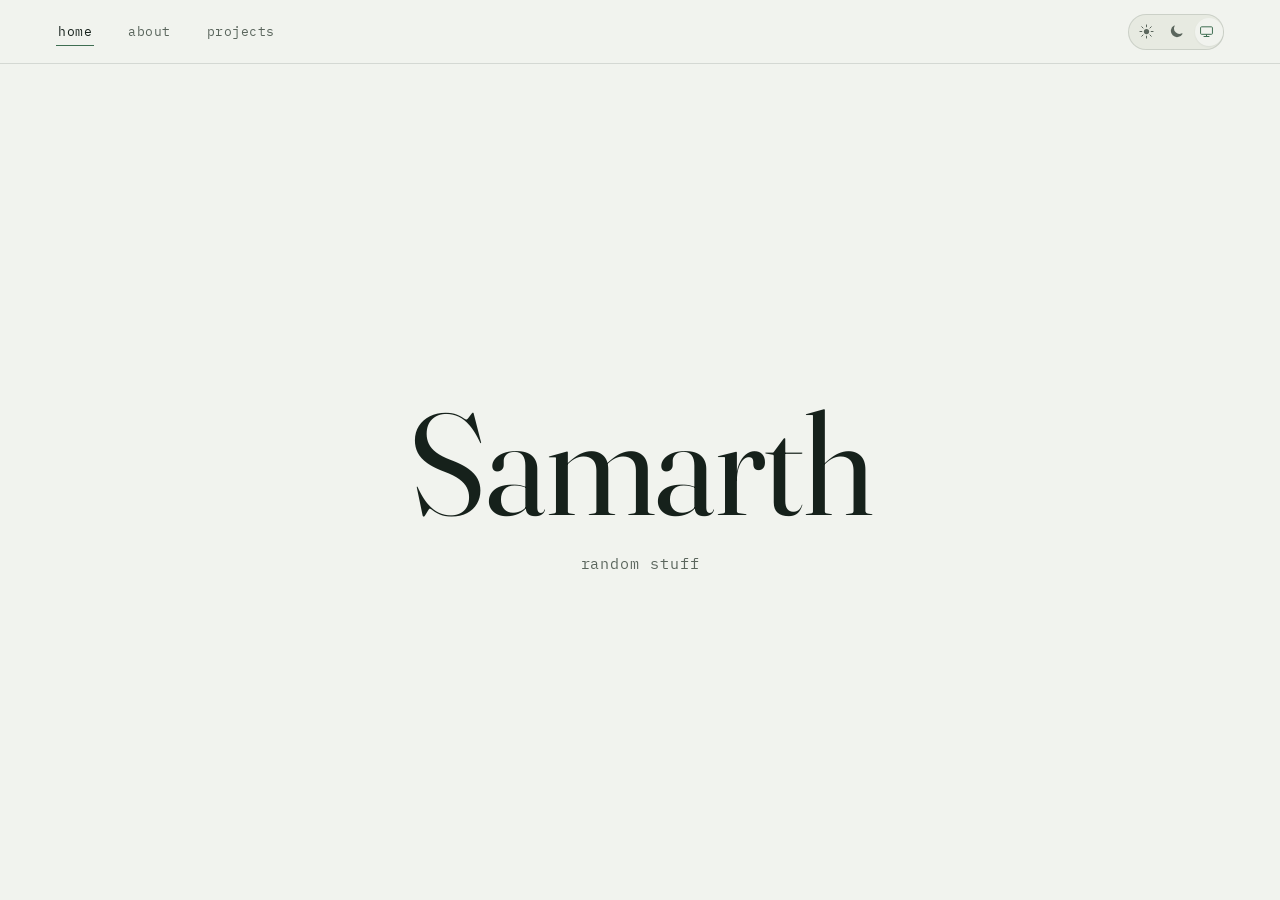
<file: index.html>
<!DOCTYPE html>
<html lang="en">
<head>
<meta charset="UTF-8" />
<meta name="viewport" content="width=device-width, initial-scale=1.0" />
<title>Samarth</title>
<meta name="description" content="Samarth — random stuff." />
<link rel="preconnect" href="https://fonts.googleapis.com">
<link rel="preconnect" href="https://fonts.gstatic.com" crossorigin>
<link href="https://fonts.googleapis.com/css2?family=Fraunces:opsz,wght,SOFT,WONK@9..144,300..700,0..100,0..1&family=IBM+Plex+Mono:wght@400;500&family=IBM+Plex+Sans:wght@400;500&display=swap" rel="stylesheet">
<link rel="stylesheet" href="styles.css" />
<script>
  // Set theme before paint to avoid flash of wrong theme
  (function () {
    var stored = localStorage.getItem('theme');
    var mode = stored || 'system';
    var resolved = mode === 'system'
      ? (window.matchMedia('(prefers-color-scheme: dark)').matches ? 'dark' : 'light')
      : mode;
    document.documentElement.setAttribute('data-theme', resolved);
    document.documentElement.setAttribute('data-theme-pref', mode);
  })();
</script>
</head>
<body>

  <header class="topbar">
    <nav class="nav" aria-label="Primary">
      <a href="#home" class="nav-link" data-route="home">Home</a>
      <a href="#about" class="nav-link" data-route="about">About</a>
      <a href="#projects" class="nav-link" data-route="projects">Projects</a>
    </nav>

    <div class="theme-toggle" role="group" aria-label="Theme">
      <button class="theme-btn" data-mode="light" aria-label="Light mode" title="Light">
        <svg viewBox="0 0 24 24" width="15" height="15" aria-hidden="true"><circle cx="12" cy="12" r="4.2" fill="currentColor"/><g stroke="currentColor" stroke-width="1.6" stroke-linecap="round"><line x1="12" y1="1.5" x2="12" y2="4.5"/><line x1="12" y1="19.5" x2="12" y2="22.5"/><line x1="1.5" y1="12" x2="4.5" y2="12"/><line x1="19.5" y1="12" x2="22.5" y2="12"/><line x1="4.4" y1="4.4" x2="6.5" y2="6.5"/><line x1="17.5" y1="17.5" x2="19.6" y2="19.6"/><line x1="4.4" y1="19.6" x2="6.5" y2="17.5"/><line x1="17.5" y1="6.5" x2="19.6" y2="4.4"/></g></svg>
      </button>
      <button class="theme-btn" data-mode="dark" aria-label="Dark mode" title="Dark">
        <svg viewBox="0 0 24 24" width="15" height="15" aria-hidden="true"><path fill="currentColor" d="M20.7 14.9A8.6 8.6 0 0 1 9.1 3.3a.7.7 0 0 0-.9-.9 9.9 9.9 0 1 0 13.4 13.4.7.7 0 0 0-.9-.9Z"/></svg>
      </button>
      <button class="theme-btn" data-mode="system" aria-label="System preference" title="System">
        <svg viewBox="0 0 24 24" width="15" height="15" aria-hidden="true"><rect x="2.5" y="4.5" width="19" height="12" rx="1.6" fill="none" stroke="currentColor" stroke-width="1.6"/><line x1="8" y1="20" x2="16" y2="20" stroke="currentColor" stroke-width="1.6" stroke-linecap="round"/><line x1="12" y1="16.5" x2="12" y2="20" stroke="currentColor" stroke-width="1.6"/></svg>
      </button>
      <span class="theme-indicator" aria-hidden="true"></span>
    </div>
  </header>

  <main>
    <section id="view-home" class="view">
      <div class="hero">
        <h1 class="name">Samarth</h1>
        <p class="tagline">random stuff</p>
      </div>
    </section>

    <section id="view-about" class="view">
      <div class="page-content">
        <h2 class="section-title">About</h2>
        <p class="body-text">Random stuff.</p>
      </div>
    </section>

    <section id="view-projects" class="view">
      <div class="page-content">
        <h2 class="section-title">Projects</h2>
        <ul class="project-list">
          <li>
            <a class="project-item" href="projects/pitch-bend-synth.html">
              <span class="project-name">Pitch Bend Synth</span>
              <span class="project-desc">A browser synth you play with your keyboard — move your cursor left and right to bend pitch, like the pitch wheel on a MIDI keyboard.</span>
            </a>
          </li>
        </ul>
      </div>
    </section>
  </main>

  <script src="script.js"></script>
</body>
</html>
</file>
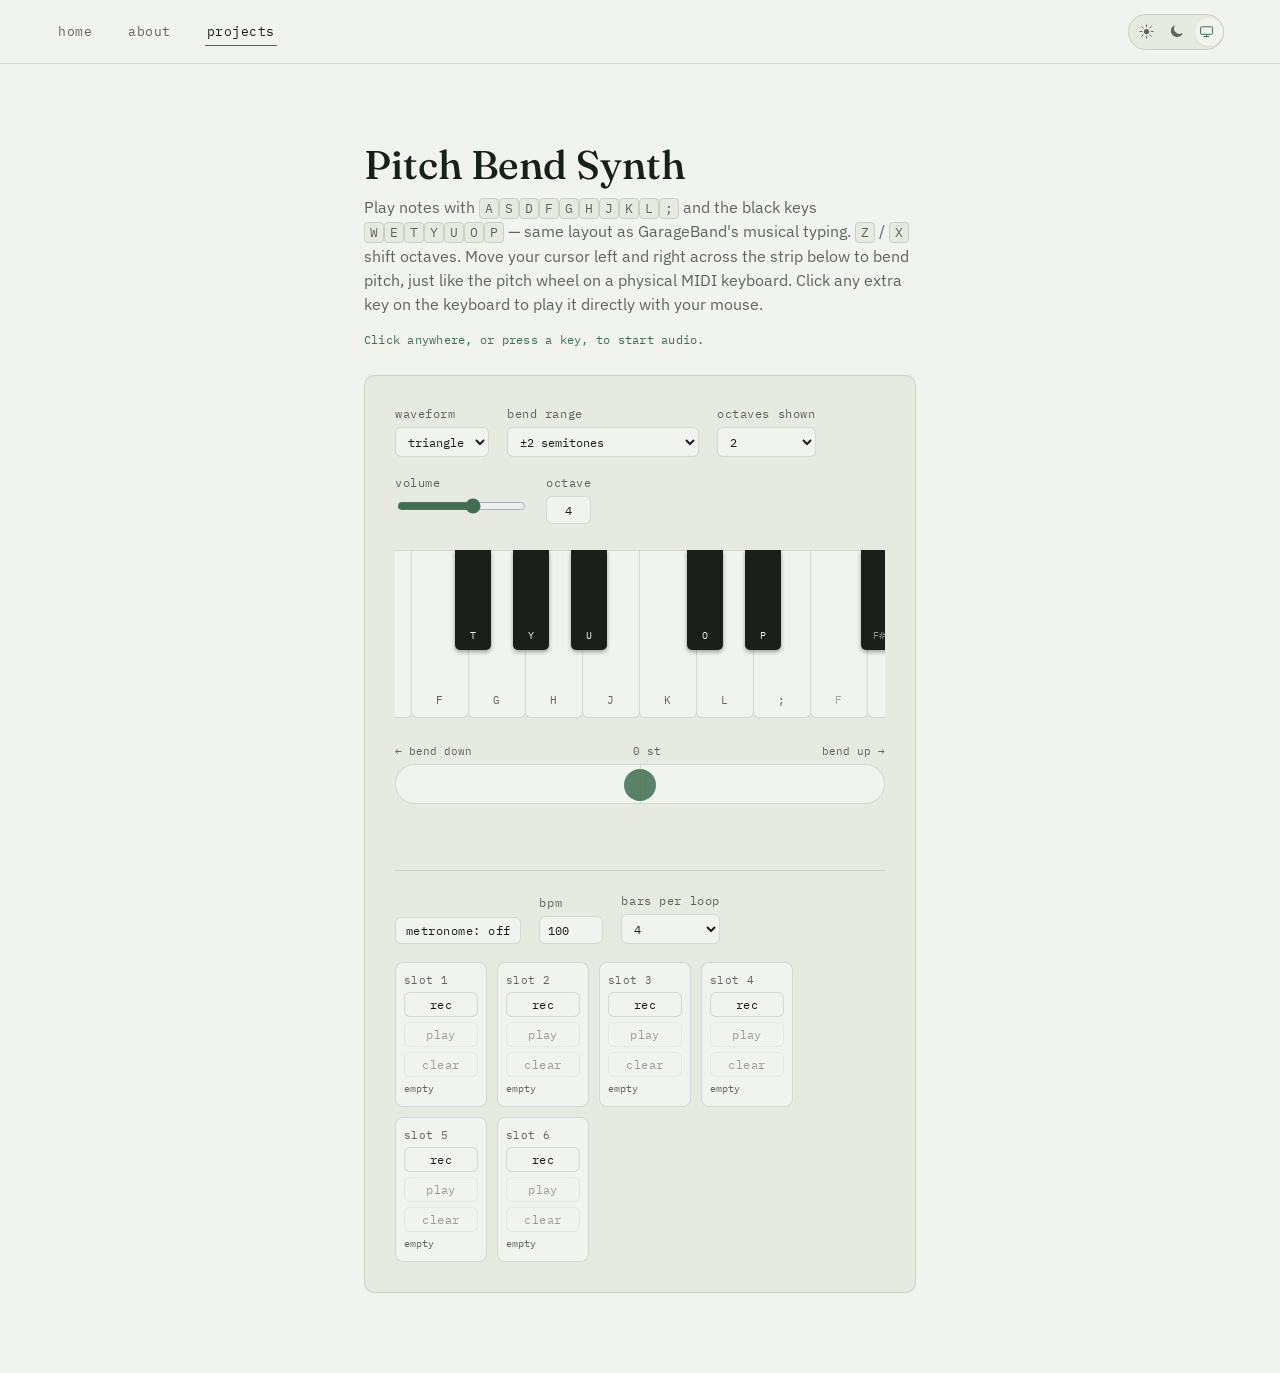
<file: projects/pitch-bend-synth.html>
<!DOCTYPE html>
<html lang="en">
<head>
<meta charset="UTF-8" />
<meta name="viewport" content="width=device-width, initial-scale=1.0" />
<title>Pitch Bend Synth — Samarth</title>
<meta name="description" content="A browser synth played with your keyboard, with cursor-controlled pitch bend." />
<link rel="preconnect" href="https://fonts.googleapis.com">
<link rel="preconnect" href="https://fonts.gstatic.com" crossorigin>
<link href="https://fonts.googleapis.com/css2?family=Fraunces:opsz,wght,SOFT,WONK@9..144,300..700,0..100,0..1&family=IBM+Plex+Mono:wght@400;500&family=IBM+Plex+Sans:wght@400;500&display=swap" rel="stylesheet">
<link rel="stylesheet" href="../styles.css" />
<script>
  // Set theme before paint to avoid flash of wrong theme
  (function () {
    var stored = localStorage.getItem('theme');
    var mode = stored || 'system';
    var resolved = mode === 'system'
      ? (window.matchMedia('(prefers-color-scheme: dark)').matches ? 'dark' : 'light')
      : mode;
    document.documentElement.setAttribute('data-theme', resolved);
    document.documentElement.setAttribute('data-theme-pref', mode);
  })();
</script>
<style>
  body { min-height: 100vh; }

  .synth-page {
    max-width: 680px;
    margin: 0 auto;
    padding: clamp(32px, 6vh, 72px) clamp(20px, 6vw, 64px) 80px;
  }

  .synth-title {
    font-family: var(--font-display);
    font-weight: 500;
    font-variation-settings: "opsz" 40;
    font-size: clamp(1.9rem, 5vw, 2.5rem);
    margin: 22px 0 6px;
  }

  .synth-sub {
    font-size: 0.98rem;
    line-height: 1.55;
    color: var(--text-muted);
    margin: 0 0 34px;
    max-width: 56ch;
  }

  .synth-sub kbd {
    font-family: var(--font-mono);
    font-size: 0.82em;
    background: var(--bg-elevated);
    border: 1px solid var(--border);
    border-radius: 4px;
    padding: 1px 5px;
  }

  .audio-hint {
    display: none;
    font-family: var(--font-mono);
    font-size: 0.78rem;
    letter-spacing: 0.02em;
    color: var(--accent);
    margin: -20px 0 28px;
  }
  .audio-hint.visible { display: block; }

  /* ---------- Panel ---------- */
  .synth-panel {
    border: 1px solid var(--border);
    border-radius: var(--radius);
    background: var(--bg-elevated);
    padding: clamp(18px, 4vw, 30px);
  }

  .controls-row {
    display: flex;
    flex-wrap: wrap;
    gap: 18px;
    margin-bottom: 26px;
  }

  .control {
    display: flex;
    flex-direction: column;
    gap: 6px;
    font-family: var(--font-mono);
    font-size: 0.72rem;
    letter-spacing: 0.05em;
    text-transform: lowercase;
    color: var(--text-muted);
  }

  .control select,
  .control input[type="range"],
  .control input[type="number"] {
    accent-color: var(--accent);
  }

  .control select,
  .control input[type="number"] {
    font-family: var(--font-mono);
    font-size: 0.78rem;
    color: var(--text);
    background: var(--bg);
    border: 1px solid var(--border);
    border-radius: 6px;
    padding: 5px 8px;
  }

  .octave-display {
    font-family: var(--font-mono);
    font-size: 0.78rem;
    color: var(--text);
    background: var(--bg);
    border: 1px solid var(--border);
    border-radius: 6px;
    padding: 5px 10px;
    min-width: 34px;
    text-align: center;
  }

  /* ---------- Keyboard ---------- */
  .keyboard-wrap {
    display: flex;
    justify-content: center;
    margin: 8px 0 22px;
    overflow-x: auto;
    padding-bottom: 4px;
  }

  .keyboard {
    position: relative;
    display: flex;
    height: 168px;
    flex-shrink: 0;
    user-select: none;
  }

  .white-key {
    position: relative;
    flex: 0 0 auto;
    height: 100%;
    background: var(--bg);
    border: 1px solid var(--border);
    border-radius: 0 0 6px 6px;
    margin-left: -1px;
    display: flex;
    align-items: flex-end;
    justify-content: center;
    padding-bottom: 10px;
    transition: background 0.06s ease;
  }

  .white-key .key-label {
    font-family: var(--font-mono);
    font-size: 0.68rem;
    color: var(--text-muted);
    text-transform: uppercase;
  }

  .white-key.active {
    background: var(--accent-soft);
    border-color: var(--accent);
    z-index: 1;
  }
  .white-key.active .key-label { color: var(--accent); }

  .black-key {
    position: absolute;
    top: 0;
    height: 60%;
    background: #1b1f1b;
    border-radius: 0 0 5px 5px;
    z-index: 2;
    display: flex;
    align-items: flex-end;
    justify-content: center;
    padding-bottom: 8px;
    box-shadow: 0 2px 4px rgba(0,0,0,0.35);
  }

  .black-key .key-label {
    font-family: var(--font-mono);
    font-size: 0.62rem;
    color: #f1f3ee;
    text-transform: uppercase;
  }

  .black-key.active {
    background: var(--accent);
  }

  .key-label-muted {
    opacity: 0.55;
  }

  /* ---------- Pitch strip ---------- */
  .pitch-strip-wrap {
    width: 620px;
    max-width: 100%;
    margin: 0 auto;
  }

  .pitch-strip-label {
    display: flex;
    justify-content: space-between;
    font-family: var(--font-mono);
    font-size: 0.68rem;
    color: var(--text-muted);
    margin-bottom: 6px;
  }

  .pitch-strip {
    position: relative;
    height: 40px;
    border: 1px solid var(--border);
    border-radius: 999px;
    background: var(--bg);
    cursor: crosshair;
    overflow: hidden;
  }

  .pitch-strip::before {
    content: "";
    position: absolute;
    left: 50%;
    top: 0;
    bottom: 0;
    width: 1px;
    background: var(--border);
  }

  .pitch-indicator {
    position: absolute;
    top: 4px;
    left: 50%;
    width: 32px;
    height: 32px;
    margin-left: -16px;
    border-radius: 50%;
    background: var(--accent);
    opacity: 0.85;
    pointer-events: none;
    transition: background 0.15s ease;
    display: flex;
    align-items: center;
    justify-content: center;
    font-family: var(--font-mono);
    font-size: 0.62rem;
    color: var(--bg);
    font-weight: 500;
  }

  .now-playing {
    margin-top: 20px;
    min-height: 20px;
    font-family: var(--font-mono);
    font-size: 0.78rem;
    color: var(--text-muted);
    letter-spacing: 0.03em;
  }

  .now-playing .note-chip {
    display: inline-block;
    color: var(--accent);
    margin-right: 8px;
  }

  /* ---------- Looper ---------- */
  .loop-panel {
    margin-top: 26px;
    padding-top: 22px;
    border-top: 1px solid var(--border);
  }

  .loop-settings-row {
    display: flex;
    align-items: flex-end;
    gap: 18px;
    flex-wrap: wrap;
    margin-bottom: 18px;
  }

  .loop-btn {
    font-family: var(--font-mono);
    font-size: 0.72rem;
    letter-spacing: 0.04em;
    text-transform: lowercase;
    color: var(--text);
    background: var(--bg);
    border: 1px solid var(--border);
    border-radius: 6px;
    padding: 5px 10px;
    cursor: pointer;
    transition: all 0.15s ease;
  }
  .loop-btn:hover:not(:disabled) { border-color: var(--accent); color: var(--accent); }
  .loop-btn:disabled { opacity: 0.4; cursor: default; }
  .loop-btn.active { background: var(--accent); border-color: var(--accent); color: var(--bg); }

  .metro-btn { min-width: 122px; }

  .bpm-input { width: 64px; }

  .slots-row {
    display: flex;
    gap: 10px;
    flex-wrap: wrap;
  }

  .loop-slot {
    display: flex;
    flex-direction: column;
    gap: 5px;
    width: 92px;
    padding: 10px 8px;
    border: 1px solid var(--border);
    border-radius: 8px;
    background: var(--bg);
    transition: border-color 0.15s ease;
  }

  .loop-slot.has-loop { border-color: var(--accent); }

  .slot-num {
    font-family: var(--font-mono);
    font-size: 0.66rem;
    color: var(--text-muted);
    letter-spacing: 0.04em;
  }

  .slot-status {
    font-family: var(--font-mono);
    font-size: 0.62rem;
    color: var(--text-muted);
    min-height: 14px;
    letter-spacing: 0.01em;
  }

  .loop-slot .loop-btn { width: 100%; padding: 4px 6px; text-align: center; }

  @media (max-width: 680px) {
    .pitch-strip-wrap { width: 460px; }
  }
</style>
</head>
<body>

  <header class="topbar">
    <nav class="nav" aria-label="Primary">
      <a href="../index.html#home" class="nav-link">Home</a>
      <a href="../index.html#about" class="nav-link">About</a>
      <a href="../index.html#projects" class="nav-link active">Projects</a>
    </nav>

    <div class="theme-toggle" role="group" aria-label="Theme">
      <button class="theme-btn" data-mode="light" aria-label="Light mode" title="Light">
        <svg viewBox="0 0 24 24" width="15" height="15" aria-hidden="true"><circle cx="12" cy="12" r="4.2" fill="currentColor"/><g stroke="currentColor" stroke-width="1.6" stroke-linecap="round"><line x1="12" y1="1.5" x2="12" y2="4.5"/><line x1="12" y1="19.5" x2="12" y2="22.5"/><line x1="1.5" y1="12" x2="4.5" y2="12"/><line x1="19.5" y1="12" x2="22.5" y2="12"/><line x1="4.4" y1="4.4" x2="6.5" y2="6.5"/><line x1="17.5" y1="17.5" x2="19.6" y2="19.6"/><line x1="4.4" y1="19.6" x2="6.5" y2="17.5"/><line x1="17.5" y1="6.5" x2="19.6" y2="4.4"/></g></svg>
      </button>
      <button class="theme-btn" data-mode="dark" aria-label="Dark mode" title="Dark">
        <svg viewBox="0 0 24 24" width="15" height="15" aria-hidden="true"><path fill="currentColor" d="M20.7 14.9A8.6 8.6 0 0 1 9.1 3.3a.7.7 0 0 0-.9-.9 9.9 9.9 0 1 0 13.4 13.4.7.7 0 0 0-.9-.9Z"/></svg>
      </button>
      <button class="theme-btn" data-mode="system" aria-label="System preference" title="System">
        <svg viewBox="0 0 24 24" width="15" height="15" aria-hidden="true"><rect x="2.5" y="4.5" width="19" height="12" rx="1.6" fill="none" stroke="currentColor" stroke-width="1.6"/><line x1="8" y1="20" x2="16" y2="20" stroke="currentColor" stroke-width="1.6" stroke-linecap="round"/><line x1="12" y1="16.5" x2="12" y2="20" stroke="currentColor" stroke-width="1.6"/></svg>
      </button>
      <span class="theme-indicator" aria-hidden="true"></span>
    </div>
  </header>

  <div class="synth-page">
    <h1 class="synth-title">Pitch Bend Synth</h1>
    <p class="synth-sub">
      Play notes with <kbd>A</kbd><kbd>S</kbd><kbd>D</kbd><kbd>F</kbd><kbd>G</kbd><kbd>H</kbd><kbd>J</kbd><kbd>K</kbd><kbd>L</kbd><kbd>;</kbd>
      and the black keys <kbd>W</kbd><kbd>E</kbd><kbd>T</kbd><kbd>Y</kbd><kbd>U</kbd><kbd>O</kbd><kbd>P</kbd> — same layout as GarageBand's
      musical typing. <kbd>Z</kbd> / <kbd>X</kbd> shift octaves. Move your cursor left and right across the strip below
      to bend pitch, just like the pitch wheel on a physical MIDI keyboard. Click any extra key on the keyboard to play
      it directly with your mouse.
    </p>
    <p class="audio-hint" id="audioHint">Click anywhere, or press a key, to start audio.</p>

    <div class="synth-panel">
      <div class="controls-row">
        <label class="control">
          waveform
          <select id="waveform">
            <option value="triangle" selected>triangle</option>
            <option value="sine">sine</option>
            <option value="sawtooth">sawtooth</option>
            <option value="square">square</option>
          </select>
        </label>

        <label class="control">
          bend range
          <select id="bendRange">
            <option value="1">±1 semitone</option>
            <option value="2" selected>±2 semitones</option>
            <option value="5">±5 semitones</option>
            <option value="12">±12 semitones (octave)</option>
          </select>
        </label>

        <label class="control">
          octaves shown
          <select id="octaveCount">
            <option value="1">1</option>
            <option value="2" selected>2</option>
            <option value="3">3</option>
            <option value="4">4</option>
          </select>
        </label>

        <label class="control">
          volume
          <input type="range" id="volume" min="0" max="1" step="0.01" value="0.6" />
        </label>

        <div class="control">
          octave
          <span class="octave-display" id="octaveDisplay">4</span>
        </div>
      </div>

      <div class="keyboard-wrap">
        <div class="keyboard" id="keyboard"></div>
      </div>

      <div class="pitch-strip-wrap">
        <div class="pitch-strip-label">
          <span>&larr; bend down</span>
          <span id="bendReadout">0 st</span>
          <span>bend up &rarr;</span>
        </div>
        <div class="pitch-strip" id="pitchStrip">
          <div class="pitch-indicator" id="pitchIndicator"></div>
        </div>
      </div>

      <div class="now-playing" id="nowPlaying"></div>

      <div class="loop-panel">
        <div class="loop-settings-row">
          <button type="button" class="loop-btn metro-btn" id="metroBtn">metronome: off</button>
          <label class="control">
            bpm
            <input type="number" id="bpmInput" class="bpm-input" min="40" max="240" step="1" value="100" />
          </label>
          <label class="control">
            bars per loop
            <select id="recordBars">
              <option value="1">1</option>
              <option value="2">2</option>
              <option value="4" selected>4</option>
              <option value="8">8</option>
              <option value="16">16</option>
              <option value="32">32</option>
            </select>
          </label>
        </div>
        <div class="slots-row" id="slotsRow"></div>
      </div>
    </div>
  </div>

  <script>
  (function () {
    'use strict';

    // ---------- Note map (GarageBand-style "musical typing" layout) ----------
    // offset is semitones above C of the current octave; row2 keys are +12 (next octave up)
    var KEY_NOTES = {
      'a': { offset: 0,  black: false }, // C
      'w': { offset: 1,  black: true  }, // C#
      's': { offset: 2,  black: false }, // D
      'e': { offset: 3,  black: true  }, // D#
      'd': { offset: 4,  black: false }, // E
      'f': { offset: 5,  black: false }, // F
      't': { offset: 6,  black: true  }, // F#
      'g': { offset: 7,  black: false }, // G
      'y': { offset: 8,  black: true  }, // G#
      'h': { offset: 9,  black: false }, // A
      'u': { offset: 10, black: true  }, // A#
      'j': { offset: 11, black: false }, // B
      'k': { offset: 12, black: false }, // C (oct+1)
      'o': { offset: 13, black: true  }, // C# (oct+1)
      'l': { offset: 14, black: false }, // D (oct+1)
      'p': { offset: 15, black: true  }, // D# (oct+1)
      ';': { offset: 16, black: false }  // E (oct+1)
    };

    var offsetToKeyChar = {};
    Object.keys(KEY_NOTES).forEach(function (k) { offsetToKeyChar[KEY_NOTES[k].offset] = k; });

    var WHITE_OFFSETS = [0, 2, 4, 5, 7, 9, 11];
    var WHITE_NAMES = ['C', 'D', 'E', 'F', 'G', 'A', 'B'];
    var BLACK_OFFSETS = [1, 3, 6, 8, 10];
    var BLACK_NAMES = ['C#', 'D#', 'F#', 'G#', 'A#'];
    var BLACK_AFTER_LOCAL_WHITE = [0, 1, 3, 4, 5];

    var NOTE_NAMES = ['C', 'C#', 'D', 'D#', 'E', 'F', 'F#', 'G', 'G#', 'A', 'A#', 'B'];

    // ---------- State ----------
    var octave = 4;
    var octaveCount = 2;
    var bendRangeSemitones = 2;
    var waveform = 'triangle';
    var masterVolume = 0.6;
    var lastNormalizedX = 0; // -1..1
    var currentBend = 0;     // semitones
    var releaseAnim = null;

    var audioCtx = null;
    var masterGain = null;
    var activeVoices = {}; // id -> { osc, gain, midi }

    function ensureAudio() {
      if (audioCtx) return;
      audioCtx = new (window.AudioContext || window.webkitAudioContext)();
      masterGain = audioCtx.createGain();
      masterGain.gain.value = masterVolume;
      masterGain.connect(audioCtx.destination);
      document.getElementById('audioHint').classList.remove('visible');
    }

    function midiFromKey(key) {
      var def = KEY_NOTES[key];
      if (!def) return null;
      var base = 12 * (octave + 1); // MIDI number of C in current octave
      return base + def.offset;
    }

    function freqFromMidi(midi) {
      return 440 * Math.pow(2, (midi - 69) / 12);
    }

    function noteName(midi) {
      var name = NOTE_NAMES[((midi % 12) + 12) % 12];
      var oct = Math.floor(midi / 12) - 1;
      return name + oct;
    }

    function idToOffset(id) {
      if (id.indexOf('pt:') === 0) return parseInt(id.slice(3), 10);
      return KEY_NOTES[id] ? KEY_NOTES[id].offset : null;
    }

    // ---------- Live voice handling ----------
    function startVoice(id, midi) {
      if (activeVoices[id]) return; // already sounding (auto-repeat)
      ensureAudio();
      if (audioCtx.state === 'suspended') audioCtx.resume();

      var osc = audioCtx.createOscillator();
      osc.type = waveform;
      osc.frequency.value = freqFromMidi(midi);
      osc.detune.value = currentBend * 100;

      var gain = audioCtx.createGain();
      var now = audioCtx.currentTime;
      gain.gain.setValueAtTime(0.0001, now);
      gain.gain.exponentialRampToValueAtTime(0.28, now + 0.012);

      osc.connect(gain);
      gain.connect(masterGain);
      osc.start(now);

      activeVoices[id] = { osc: osc, gain: gain, midi: midi };
      refreshKeyVisuals();
      updateNowPlaying();

      slots.forEach(function (slot) {
        if (slot.recording) {
          slot.notes.push({ id: id, midi: midi, onT: now - slot.recordStartTime, offT: null });
        }
      });
    }

    function stopVoice(id) {
      var voice = activeVoices[id];
      if (!voice) return;
      var now = audioCtx.currentTime;
      voice.gain.gain.cancelScheduledValues(now);
      voice.gain.gain.setValueAtTime(voice.gain.gain.value, now);
      voice.gain.gain.exponentialRampToValueAtTime(0.0001, now + 0.14);
      voice.osc.stop(now + 0.16);
      delete activeVoices[id];
      refreshKeyVisuals();
      updateNowPlaying();

      slots.forEach(function (slot) {
        if (slot.recording) {
          for (var k = slot.notes.length - 1; k >= 0; k--) {
            if (slot.notes[k].id === id && slot.notes[k].offT === null) {
              slot.notes[k].offT = now - slot.recordStartTime;
              break;
            }
          }
        }
      });
    }

    function startNote(key) {
      var midi = midiFromKey(key);
      if (midi === null) return;
      startVoice(key, midi);
    }
    function stopNote(key) { stopVoice(key); }

    function applyBendToActiveVoices(bendSemitones) {
      if (!audioCtx) return;
      var now = audioCtx.currentTime;
      Object.keys(activeVoices).forEach(function (key) {
        activeVoices[key].osc.detune.setTargetAtTime(bendSemitones * 100, now, 0.01);
      });
    }

    function updateNowPlaying() {
      var el = document.getElementById('nowPlaying');
      var keys = Object.keys(activeVoices);
      if (!keys.length) { el.textContent = ''; return; }
      el.innerHTML = keys.map(function (k) {
        return '<span class="note-chip">' + noteName(activeVoices[k].midi) + '</span>';
      }).join('');
    }

    // ---------- Keyboard UI (expands with octaveCount) ----------
    var keyboardEl = document.getElementById('keyboard');
    var keyElsByOffset = {};
    var loopVisualCounts = {}; // offset -> count of loop-scheduled notes currently sounding

    function applyKeyVisual(offset) {
      var el = keyElsByOffset[offset];
      if (!el) return;
      var liveActive = false;
      Object.keys(activeVoices).forEach(function (id) {
        if (idToOffset(id) === offset) liveActive = true;
      });
      el.classList.toggle('active', liveActive || (loopVisualCounts[offset] > 0));
    }

    function refreshKeyVisuals() {
      Object.keys(keyElsByOffset).forEach(function (offsetStr) {
        applyKeyVisual(parseInt(offsetStr, 10));
      });
    }

    function bumpLoopVisual(offset, delta) {
      loopVisualCounts[offset] = (loopVisualCounts[offset] || 0) + delta;
      if (loopVisualCounts[offset] < 0) loopVisualCounts[offset] = 0;
      applyKeyVisual(offset);
    }

    function bindKeyPointerEvents(el, offset, qKey) {
      function press() {
        if (qKey) startNote(qKey);
        else startVoice('pt:' + offset, 12 * (octave + 1) + offset);
      }
      function release() {
        if (qKey) stopNote(qKey);
        else stopVoice('pt:' + offset);
      }
      el.addEventListener('mousedown', press);
      el.addEventListener('mouseup', release);
      el.addEventListener('mouseleave', function () {
        var id = qKey || ('pt:' + offset);
        if (activeVoices[id]) release();
      });
      el.addEventListener('touchstart', function (e) { e.preventDefault(); press(); }, { passive: false });
      el.addEventListener('touchend', function (e) { e.preventDefault(); release(); });
    }

    function buildKeyboard() {
      keyboardEl.innerHTML = '';
      keyElsByOffset = {};
      var whiteEntries = [];
      var blackEntries = [];

      for (var i = 0; i < octaveCount; i++) {
        for (var j = 0; j < WHITE_OFFSETS.length; j++) {
          var offset = i * 12 + WHITE_OFFSETS[j];
          var qKey = offsetToKeyChar[offset];
          var el = document.createElement('div');
          el.className = 'white-key';
          var label = document.createElement('span');
          label.className = 'key-label' + (qKey ? '' : ' key-label-muted');
          label.textContent = qKey || WHITE_NAMES[j];
          el.appendChild(label);
          keyboardEl.appendChild(el);
          keyElsByOffset[offset] = el;
          whiteEntries.push({ el: el, offset: offset, qKey: qKey });
        }
      }

      for (var oi = 0; oi < octaveCount; oi++) {
        for (var bj = 0; bj < BLACK_OFFSETS.length; bj++) {
          var bOffset = oi * 12 + BLACK_OFFSETS[bj];
          var afterWhiteIndexAbs = oi * 7 + BLACK_AFTER_LOCAL_WHITE[bj];
          var bqKey = offsetToKeyChar[bOffset];
          var bEl = document.createElement('div');
          bEl.className = 'black-key';
          var bLabel = document.createElement('span');
          bLabel.className = 'key-label' + (bqKey ? '' : ' key-label-muted');
          bLabel.textContent = bqKey || BLACK_NAMES[bj];
          bEl.appendChild(bLabel);
          keyboardEl.appendChild(bEl);
          keyElsByOffset[bOffset] = bEl;
          blackEntries.push({ el: bEl, offset: bOffset, afterWhiteIndexAbs: afterWhiteIndexAbs, qKey: bqKey });
        }
      }

      var isNarrow = window.matchMedia('(max-width: 680px)').matches;
      var whiteWidth = isNarrow ? 42 : 58;
      var blackWidth = Math.round(whiteWidth * (38 / 62));

      whiteEntries.forEach(function (entry) { entry.el.style.width = whiteWidth + 'px'; });
      keyboardEl.style.width = (whiteEntries.length * (whiteWidth - 1) + 1) + 'px';

      blackEntries.forEach(function (entry) {
        entry.el.style.width = blackWidth + 'px';
        entry.el.style.left = ((entry.afterWhiteIndexAbs + 1) * whiteWidth - blackWidth / 2) + 'px';
      });

      whiteEntries.concat(blackEntries).forEach(function (entry) {
        bindKeyPointerEvents(entry.el, entry.offset, entry.qKey);
      });

      refreshKeyVisuals();
    }

    // ---------- Computer keyboard input ----------
    var pressedKeys = {};

    function isFormField(el) {
      var tag = el.tagName;
      return tag === 'SELECT' || tag === 'INPUT' || tag === 'TEXTAREA';
    }

    window.addEventListener('keydown', function (e) {
      if (isFormField(e.target)) return;
      var key = e.key.toLowerCase();

      if (key === 'z') { setOctave(octave - 1); return; }
      if (key === 'x') { setOctave(octave + 1); return; }

      if (KEY_NOTES[key] && !pressedKeys[key]) {
        pressedKeys[key] = true;
        e.preventDefault();
        startNote(key);
      }
    });

    window.addEventListener('keyup', function (e) {
      var key = e.key.toLowerCase();
      if (pressedKeys[key]) {
        pressedKeys[key] = false;
        stopNote(key);
      }
    });

    function setOctave(next) {
      octave = Math.max(1, Math.min(7, next));
      document.getElementById('octaveDisplay').textContent = octave;
    }

    // ---------- Pitch strip (cursor-controlled bend) ----------
    var strip = document.getElementById('pitchStrip');
    var indicator = document.getElementById('pitchIndicator');
    var readout = document.getElementById('bendReadout');

    function setBend(semitones, normalizedX) {
      currentBend = semitones;
      lastNormalizedX = normalizedX;
      var pct = (normalizedX + 1) / 2; // 0..1
      indicator.style.left = (pct * 100) + '%';
      readout.textContent = (semitones > 0 ? '+' : '') + semitones.toFixed(2) + ' st';
      applyBendToActiveVoices(semitones);
    }

    strip.addEventListener('mousemove', function (e) {
      if (releaseAnim) { cancelAnimationFrame(releaseAnim); releaseAnim = null; }
      var rect = strip.getBoundingClientRect();
      var x = Math.max(0, Math.min(rect.width, e.clientX - rect.left));
      var normalized = (x / rect.width) * 2 - 1; // -1..1
      setBend(normalized * bendRangeSemitones, normalized);
    });

    strip.addEventListener('mouseleave', function () {
      animateBendToCenter();
    });

    function animateBendToCenter() {
      var startBend = currentBend;
      var startX = lastNormalizedX;
      var startTime = performance.now();
      var duration = 180;

      function step(now) {
        var t = Math.min(1, (now - startTime) / duration);
        var ease = 1 - Math.pow(1 - t, 2);
        var bend = startBend * (1 - ease);
        var nx = startX * (1 - ease);
        setBend(bend, nx);
        if (t < 1) {
          releaseAnim = requestAnimationFrame(step);
        } else {
          releaseAnim = null;
        }
      }
      releaseAnim = requestAnimationFrame(step);
    }

    // ---------- Controls ----------
    document.getElementById('waveform').addEventListener('change', function (e) {
      waveform = e.target.value;
      Object.keys(activeVoices).forEach(function (k) { activeVoices[k].osc.type = waveform; });
    });

    document.getElementById('bendRange').addEventListener('change', function (e) {
      bendRangeSemitones = parseFloat(e.target.value);
      setBend(lastNormalizedX * bendRangeSemitones, lastNormalizedX);
    });

    document.getElementById('octaveCount').addEventListener('change', function (e) {
      octaveCount = parseInt(e.target.value, 10);
      buildKeyboard();
    });

    document.getElementById('volume').addEventListener('input', function (e) {
      masterVolume = parseFloat(e.target.value);
      if (masterGain) masterGain.gain.value = masterVolume;
    });

    // Show a hint until audio has actually started
    document.getElementById('audioHint').classList.add('visible');
    window.addEventListener('mousedown', ensureAudio, { once: true });
    window.addEventListener('keydown', ensureAudio, { once: true });

    // ---------- Looper: transport, metronome, 6 recording slots ----------
    var transport = { bpm: 100, beatsPerBar: 4, startTime: null };
    var metronomeOn = false;
    var nextMetroBeatTime = 0;
    var metroBeatCount = 0;
    var recordBars = 4;
    var schedulerTimer = null;

    var SLOT_COUNT = 6;
    var slots = [];
    var slotEls = [];
    for (var si = 0; si < SLOT_COUNT; si++) {
      slots.push({
        armed: false,
        recording: false,
        playing: false,
        notes: [],
        bars: 0,
        durationSec: 0,
        recordStartTime: 0,
        recordEndTime: 0,
        nextCycleTime: 0,
        scheduledOscs: [],
        pendingVisual: []
      });
    }

    function beatSec() { return 60 / transport.bpm; }
    function barSec() { return beatSec() * transport.beatsPerBar; }

    function ensureTransport() {
      ensureAudio();
      if (transport.startTime === null) transport.startTime = audioCtx.currentTime;
    }

    function nextBarBoundary(fromTime) {
      ensureTransport();
      var barLen = barSec();
      var elapsed = fromTime - transport.startTime;
      var n = Math.ceil(elapsed / barLen - 1e-9);
      return transport.startTime + n * barLen;
    }

    function schedulerActive() {
      return metronomeOn || slots.some(function (s) { return s.armed || s.recording || s.playing; });
    }

    function ensureScheduler() {
      if (schedulerTimer) return;
      schedulerTimer = setInterval(schedulerTick, 25);
    }

    function maybeStopScheduler() {
      if (!schedulerActive() && schedulerTimer) {
        clearInterval(schedulerTimer);
        schedulerTimer = null;
      }
    }

    function playClick(time, accent) {
      var osc = audioCtx.createOscillator();
      var gain = audioCtx.createGain();
      osc.type = 'square';
      osc.frequency.value = accent ? 1500 : 1000;
      gain.gain.setValueAtTime(accent ? 0.22 : 0.14, time);
      gain.gain.exponentialRampToValueAtTime(0.0001, time + 0.05);
      osc.connect(gain);
      gain.connect(masterGain);
      osc.start(time);
      osc.stop(time + 0.06);
    }

    function scheduleLoopNoteAudio(midi, onTime, offTime) {
      var osc = audioCtx.createOscillator();
      osc.type = waveform;
      osc.frequency.value = freqFromMidi(midi);
      osc.detune.value = currentBend * 100;
      var gain = audioCtx.createGain();
      var safeOff = Math.max(offTime, onTime + 0.03);
      gain.gain.setValueAtTime(0.0001, onTime);
      gain.gain.exponentialRampToValueAtTime(0.28, onTime + 0.012);
      gain.gain.setValueAtTime(0.28, Math.max(onTime + 0.012, safeOff - 0.001));
      gain.gain.exponentialRampToValueAtTime(0.0001, safeOff + 0.14);
      osc.connect(gain);
      gain.connect(masterGain);
      osc.start(onTime);
      osc.stop(safeOff + 0.16);
      return osc;
    }

    function scheduleSlotCycle(slot, cycleStart) {
      var nowSchedule = audioCtx.currentTime;
      slot.notes.forEach(function (note) {
        var onTime = cycleStart + note.onT;
        var offTime = cycleStart + note.offT;
        slot.scheduledOscs.push(scheduleLoopNoteAudio(note.midi, onTime, offTime));

        var offset = idToOffset(note.id);
        if (offset !== null) {
          var onDelay = Math.max(0, (onTime - nowSchedule) * 1000);
          var offDelay = Math.max(0, (offTime - nowSchedule) * 1000);
          slot.pendingVisual.push(setTimeout(function () { bumpLoopVisual(offset, 1); }, onDelay));
          slot.pendingVisual.push(setTimeout(function () { bumpLoopVisual(offset, -1); }, offDelay));
        }
      });
    }

    function updateSlotUI(i) {
      var slot = slots[i];
      var refs = slotEls[i];
      var hasLoop = slot.notes.length > 0;

      refs.card.classList.toggle('has-loop', hasLoop);

      refs.rec.textContent = (slot.armed || slot.recording) ? 'cancel' : 'rec';
      refs.rec.classList.toggle('active', slot.armed || slot.recording);

      refs.play.disabled = !hasLoop || slot.recording || slot.armed;
      refs.play.textContent = slot.playing ? 'stop' : 'play';
      refs.play.classList.toggle('active', slot.playing);

      refs.clear.disabled = !hasLoop || slot.recording || slot.armed;

      if (slot.armed) refs.status.textContent = 'armed…';
      else if (slot.recording) refs.status.textContent = 'rec ' + slot.bars + ' bars…';
      else if (slot.playing) refs.status.textContent = 'playing ' + slot.bars + ' bars';
      else if (hasLoop) refs.status.textContent = slot.bars + ' bars';
      else refs.status.textContent = 'empty';
    }

    function startRecording(i) {
      var slot = slots[i];
      ensureTransport();
      ensureScheduler();
      slot.bars = recordBars;
      slot.durationSec = barSec() * recordBars;
      slot.recordStartTime = nextBarBoundary(audioCtx.currentTime);
      slot.recordEndTime = slot.recordStartTime + slot.durationSec;
      slot.notes = [];
      slot.armed = true;
      slot.recording = false;
      updateSlotUI(i);
    }

    function cancelRecording(i) {
      var slot = slots[i];
      slot.armed = false;
      slot.recording = false;
      slot.notes = [];
      updateSlotUI(i);
      maybeStopScheduler();
    }

    function finishRecording(i) {
      var slot = slots[i];
      slot.recording = false;
      slot.notes.forEach(function (n) { if (n.offT === null) n.offT = slot.durationSec; });
      updateSlotUI(i);
      startPlayingSlot(i, slot.recordEndTime);
    }

    function startPlayingSlot(i, atTime) {
      var slot = slots[i];
      if (!slot.notes.length) return;
      ensureScheduler();
      slot.playing = true;
      slot.nextCycleTime = atTime != null ? atTime : nextBarBoundary(audioCtx.currentTime);
      updateSlotUI(i);
    }

    function stopPlayingSlot(i) {
      var slot = slots[i];
      slot.playing = false;
      slot.scheduledOscs.forEach(function (o) { try { o.stop(audioCtx.currentTime); } catch (e) {} });
      slot.scheduledOscs = [];
      slot.pendingVisual.forEach(function (id) { clearTimeout(id); });
      slot.pendingVisual = [];
      updateSlotUI(i);
      maybeStopScheduler();
    }

    function onSlotRecordClick(i) {
      var slot = slots[i];
      if (slot.armed || slot.recording) { cancelRecording(i); return; }
      if (slot.playing) stopPlayingSlot(i);
      startRecording(i);
    }

    function onSlotPlayClick(i) {
      var slot = slots[i];
      if (slot.recording || slot.armed) return;
      if (slot.playing) stopPlayingSlot(i);
      else startPlayingSlot(i, nextBarBoundary(audioCtx.currentTime));
    }

    function onSlotClearClick(i) {
      var slot = slots[i];
      if (slot.recording || slot.armed) return;
      stopPlayingSlot(i);
      slot.notes = [];
      slot.bars = 0;
      slot.durationSec = 0;
      updateSlotUI(i);
    }

    function buildLoopSlots() {
      var row = document.getElementById('slotsRow');
      for (var i = 0; i < SLOT_COUNT; i++) {
        var card = document.createElement('div');
        card.className = 'loop-slot';

        var num = document.createElement('div');
        num.className = 'slot-num';
        num.textContent = 'slot ' + (i + 1);

        var recBtn = document.createElement('button');
        recBtn.type = 'button';
        recBtn.className = 'loop-btn';
        recBtn.textContent = 'rec';

        var playBtn = document.createElement('button');
        playBtn.type = 'button';
        playBtn.className = 'loop-btn';
        playBtn.textContent = 'play';
        playBtn.disabled = true;

        var clearBtn = document.createElement('button');
        clearBtn.type = 'button';
        clearBtn.className = 'loop-btn';
        clearBtn.textContent = 'clear';
        clearBtn.disabled = true;

        var status = document.createElement('div');
        status.className = 'slot-status';
        status.textContent = 'empty';

        card.appendChild(num);
        card.appendChild(recBtn);
        card.appendChild(playBtn);
        card.appendChild(clearBtn);
        card.appendChild(status);
        row.appendChild(card);

        slotEls.push({ card: card, rec: recBtn, play: playBtn, clear: clearBtn, status: status });

        (function (idx) {
          recBtn.addEventListener('click', function () { onSlotRecordClick(idx); });
          playBtn.addEventListener('click', function () { onSlotPlayClick(idx); });
          clearBtn.addEventListener('click', function () { onSlotClearClick(idx); });
        })(i);
      }
    }

    function schedulerTick() {
      if (!audioCtx) return;
      var now = audioCtx.currentTime;
      var horizon = now + 0.1;

      if (metronomeOn) {
        while (nextMetroBeatTime < horizon) {
          playClick(nextMetroBeatTime, metroBeatCount % transport.beatsPerBar === 0);
          nextMetroBeatTime += beatSec();
          metroBeatCount++;
        }
      }

      slots.forEach(function (slot, i) {
        if (slot.armed && now >= slot.recordStartTime) {
          slot.armed = false;
          slot.recording = true;
          updateSlotUI(i);
        }
        if (slot.recording && now >= slot.recordEndTime) {
          finishRecording(i);
        }
      });

      slots.forEach(function (slot) {
        if (!slot.playing) return;
        while (slot.nextCycleTime < horizon) {
          scheduleSlotCycle(slot, slot.nextCycleTime);
          slot.nextCycleTime += slot.durationSec;
        }
      });
    }

    var metroBtn = document.getElementById('metroBtn');
    metroBtn.addEventListener('click', function () {
      metronomeOn = !metronomeOn;
      if (metronomeOn) {
        ensureTransport();
        ensureScheduler();
        nextMetroBeatTime = nextBarBoundary(audioCtx.currentTime);
        metroBeatCount = 0;
      } else {
        maybeStopScheduler();
      }
      metroBtn.textContent = metronomeOn ? 'metronome: on' : 'metronome: off';
      metroBtn.classList.toggle('active', metronomeOn);
    });

    document.getElementById('bpmInput').addEventListener('change', function (e) {
      var v = parseInt(e.target.value, 10);
      if (isNaN(v)) v = transport.bpm;
      transport.bpm = Math.max(40, Math.min(240, v));
      e.target.value = transport.bpm;
    });

    document.getElementById('recordBars').addEventListener('change', function (e) {
      recordBars = parseInt(e.target.value, 10);
    });

    buildLoopSlots();
    buildKeyboard();
  })();
  </script>

  <script>
  (function () {
    var root = document.documentElement;
    var mql = window.matchMedia('(prefers-color-scheme: dark)');
    var themeButtons = Array.prototype.slice.call(document.querySelectorAll('.theme-btn'));
    var indicator = document.querySelector('.theme-indicator');

    function resolvedFromMode(mode) {
      return mode === 'system' ? (mql.matches ? 'dark' : 'light') : mode;
    }

    function moveIndicator(btn) {
      if (!indicator) return;
      indicator.style.transform = 'translateX(' + btn.offsetLeft + 'px)';
    }

    function applyMode(mode, persist) {
      root.setAttribute('data-theme-pref', mode);
      root.setAttribute('data-theme', resolvedFromMode(mode));
      if (persist) localStorage.setItem('theme', mode);
      themeButtons.forEach(function (btn) {
        var active = btn.getAttribute('data-mode') === mode;
        btn.setAttribute('aria-pressed', active ? 'true' : 'false');
        if (active) moveIndicator(btn);
      });
    }

    themeButtons.forEach(function (btn) {
      btn.addEventListener('click', function () {
        applyMode(btn.getAttribute('data-mode'), true);
      });
    });

    mql.addEventListener('change', function () {
      if (root.getAttribute('data-theme-pref') === 'system') applyMode('system', false);
    });

    window.addEventListener('resize', function () {
      var current = themeButtons.filter(function (b) { return b.getAttribute('aria-pressed') === 'true'; })[0];
      if (current) moveIndicator(current);
    });

    var initialMode = root.getAttribute('data-theme-pref') || 'system';
    window.requestAnimationFrame(function () { applyMode(initialMode, false); });
  })();
  </script>
</body>
</html>
</file>
<file: styles.css>
/* ---------- Tokens ---------- */
:root {
  --font-display: 'Fraunces', Georgia, serif;
  --font-body: 'IBM Plex Sans', -apple-system, BlinkMacSystemFont, sans-serif;
  --font-mono: 'IBM Plex Mono', 'SF Mono', monospace;

  --radius: 10px;
  --nav-height: 64px;
}

html[data-theme="light"] {
  --bg: #F1F3EE;
  --bg-elevated: #E7EAE1;
  --text: #16211B;
  --text-muted: #5B665D;
  --accent: #3F6E52;
  --accent-soft: rgba(63, 110, 82, 0.12);
  --border: rgba(22, 33, 27, 0.13);
  --shadow: 0 1px 2px rgba(22, 33, 27, 0.06);
}

html[data-theme="dark"] {
  --bg: #10150F;
  --bg-elevated: #1A211B;
  --text: #ECEFE8;
  --text-muted: #9BA79E;
  --accent: #7FCB9C;
  --accent-soft: rgba(127, 203, 156, 0.14);
  --border: rgba(236, 239, 232, 0.14);
  --shadow: 0 1px 2px rgba(0, 0, 0, 0.3);
}

* { box-sizing: border-box; }

html {
  color-scheme: light dark;
}

body {
  margin: 0;
  min-height: 100vh;
  background: var(--bg);
  color: var(--text);
  font-family: var(--font-body);
  transition: background-color 0.25s ease, color 0.25s ease;
  -webkit-font-smoothing: antialiased;
}

a { color: inherit; }

/* ---------- Top bar ---------- */
.topbar {
  position: sticky;
  top: 0;
  z-index: 10;
  height: var(--nav-height);
  display: flex;
  align-items: center;
  justify-content: space-between;
  padding: 0 clamp(20px, 5vw, 56px);
  background: color-mix(in srgb, var(--bg) 88%, transparent);
  backdrop-filter: blur(10px);
  border-bottom: 1px solid var(--border);
}

.nav {
  display: flex;
  gap: clamp(18px, 3vw, 32px);
}

.nav-link {
  font-family: var(--font-mono);
  font-size: 0.82rem;
  letter-spacing: 0.04em;
  text-transform: lowercase;
  text-decoration: none;
  color: var(--text-muted);
  padding: 6px 2px;
  position: relative;
  transition: color 0.2s ease;
}

.nav-link::after {
  content: "";
  position: absolute;
  left: 0;
  right: 100%;
  bottom: 0;
  height: 1.5px;
  background: var(--accent);
  transition: right 0.25s ease;
}

.nav-link:hover {
  color: var(--text);
}

.nav-link.active {
  color: var(--text);
}

.nav-link.active::after {
  right: 0;
}

/* ---------- Theme toggle ---------- */
.theme-toggle {
  position: relative;
  display: inline-flex;
  align-items: center;
  gap: 2px;
  padding: 3px;
  border-radius: 999px;
  background: var(--bg-elevated);
  border: 1px solid var(--border);
}

.theme-btn {
  position: relative;
  z-index: 2;
  width: 28px;
  height: 28px;
  display: inline-flex;
  align-items: center;
  justify-content: center;
  border: none;
  background: transparent;
  color: var(--text-muted);
  border-radius: 999px;
  cursor: pointer;
  transition: color 0.2s ease;
}

.theme-btn:hover { color: var(--text); }

.theme-btn[aria-pressed="true"] {
  color: var(--accent);
}

.theme-indicator {
  position: absolute;
  z-index: 1;
  top: 3px;
  left: 3px;
  width: 28px;
  height: 28px;
  border-radius: 999px;
  background: var(--bg);
  box-shadow: var(--shadow);
  transition: transform 0.28s cubic-bezier(.4,0,.2,1);
}

/* ---------- Views ---------- */
main { position: relative; }

.view {
  display: none;
  min-height: calc(100vh - var(--nav-height));
  padding: 0 clamp(20px, 6vw, 64px);
}

.view.active {
  display: flex;
  flex-direction: column;
  animation: fadeIn 0.35s ease;
}

@keyframes fadeIn {
  from { opacity: 0; transform: translateY(6px); }
  to { opacity: 1; transform: translateY(0); }
}

/* Home / hero */
#view-home {
  align-items: center;
  justify-content: center;
  text-align: center;
}

.hero { padding: 8vh 0; }

.name {
  margin: 0;
  font-family: var(--font-display);
  font-weight: 380;
  font-size: clamp(3.5rem, 14vw, 9rem);
  line-height: 1;
  letter-spacing: -0.01em;
  font-variation-settings: "opsz" 144, "SOFT" 0, "WONK" 0;
  transition: font-variation-settings 0.6s cubic-bezier(.4,0,.2,1), color 0.3s ease;
  cursor: default;
}

.name:hover {
  font-variation-settings: "opsz" 12, "SOFT" 85, "WONK" 1;
  color: var(--accent);
}

.tagline {
  margin: 18px 0 0;
  font-family: var(--font-mono);
  font-size: 0.95rem;
  letter-spacing: 0.06em;
  text-transform: lowercase;
  color: var(--text-muted);
}

/* About / Projects */
.page-content {
  max-width: 640px;
  margin: 0 auto;
  padding: 14vh 0 10vh;
  width: 100%;
}

.section-title {
  font-family: var(--font-display);
  font-weight: 500;
  font-variation-settings: "opsz" 40;
  font-size: clamp(2rem, 6vw, 2.75rem);
  margin: 0 0 20px;
}

.body-text {
  font-size: 1.05rem;
  line-height: 1.6;
  color: var(--text-muted);
  margin: 0;
}

.project-list {
  list-style: none;
  margin: 0;
  padding: 0;
  display: flex;
  flex-direction: column;
  gap: 10px;
}

.project-item {
  display: flex;
  flex-direction: column;
  gap: 4px;
  padding: 18px 20px;
  border: 1px solid var(--border);
  border-radius: var(--radius);
  background: var(--bg-elevated);
  text-decoration: none;
  color: inherit;
  transition: border-color 0.2s ease, transform 0.2s ease;
}

a.project-item {
  cursor: pointer;
}

a.project-item:hover {
  border-color: var(--accent);
  transform: translateY(-2px);
}

a.project-item:hover .project-name {
  color: var(--accent);
}

.project-item--empty {
  border-style: dashed;
}

.project-name {
  font-weight: 500;
}

.project-desc {
  font-size: 0.9rem;
  color: var(--text-muted);
}

/* ---------- Reduced motion ---------- */
@media (prefers-reduced-motion: reduce) {
  * {
    animation: none !important;
    transition: none !important;
  }
}

/* ---------- Focus visibility ---------- */
a:focus-visible,
button:focus-visible {
  outline: 2px solid var(--accent);
  outline-offset: 2px;
}
</file>
